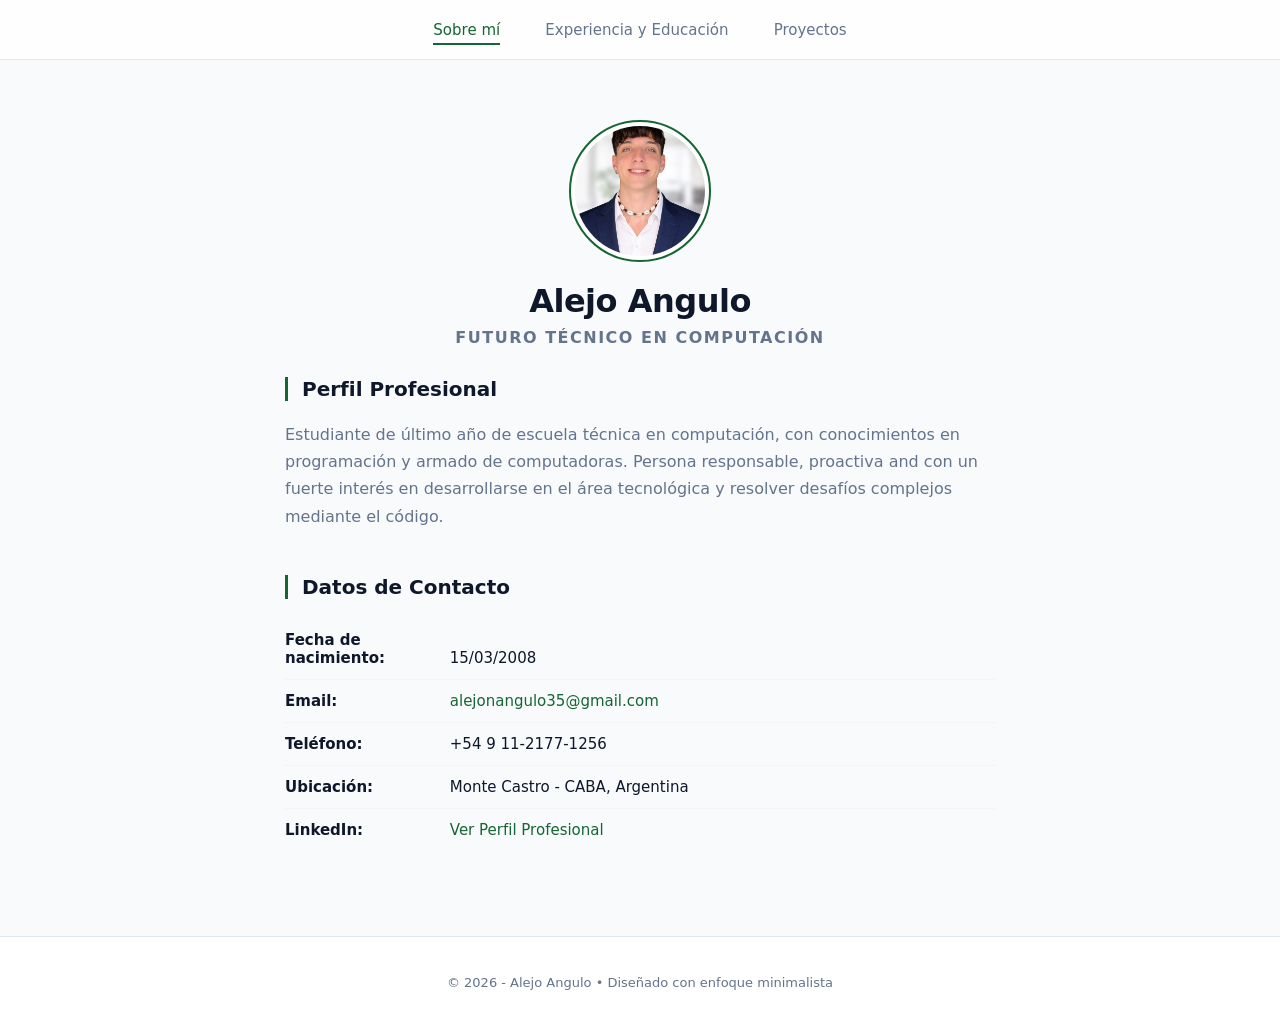
<file: index.html>
<!DOCTYPE html>
<html lang="es">
<head>
    <meta charset="UTF-8">
    <meta name="viewport" content="width=device-width, initial-scale=1.0">
    <title>Alejo Angulo | CV Profesional</title>
    <link rel="stylesheet" href="style.css">
</head>
<body>
    <nav class="navbar">
        <ul class="nav-links">
            <li><a href="index.html" class="active">Sobre mí</a></li>
            <li><a href="experiencia.html">Experiencia y Educación</a></li>
            <li><a href="proyectos.html">Proyectos</a></li>
        </ul>
    </nav>

    <header class="hero-header">
        <div class="avatar-container">
            <img src="image.jpg" alt="Foto de perfil de Alejo Angulo" class="profile-img">
        </div>
        <h1 class="header-title">Alejo Angulo</h1>
        <p class="header-subtitle">Futuro Técnico en Computación</p>
    </header>

    <main class="content-container">
        <section class="section-block">
            <h3 class="section-title">Perfil Profesional</h3>
            <p class="profile-text">
                Estudiante de último año de escuela técnica en computación, con conocimientos en programación y armado de computadoras. 
                Persona responsable, proactiva and con un fuerte interés en desarrollarse en el área tecnológica y resolver desafíos complejos mediante el código.
            </p>
        </section>

        <section class="section-block">
            <h3 class="section-title">Datos de Contacto</h3>
            <ul class="contact-list">
                <li><span class="label">Fecha de nacimiento:</span> 15/03/2008</li>
                <li><span class="label">Email:</span> <a href="mailto:alejonangulo35@gmail.com">alejonangulo35@gmail.com</a></li>
                <li><span class="label">Teléfono:</span> +54 9 11-2177-1256</li>
                <li><span class="label">Ubicación:</span> Monte Castro - CABA, Argentina</li>
                <li><span class="label">LinkedIn:</span> <a href="[PONÉ ACÁ EL LINK A TU PERFIL DE LINKEDIN]" target="_blank">Ver Perfil Profesional</a></li>
            </ul>
        </section>
    </main>

    <footer class="main-footer">
        <p>© 2026 - Alejo Angulo • Diseñado con enfoque minimalista</p>
    </footer>
</body>
</html>
</file>
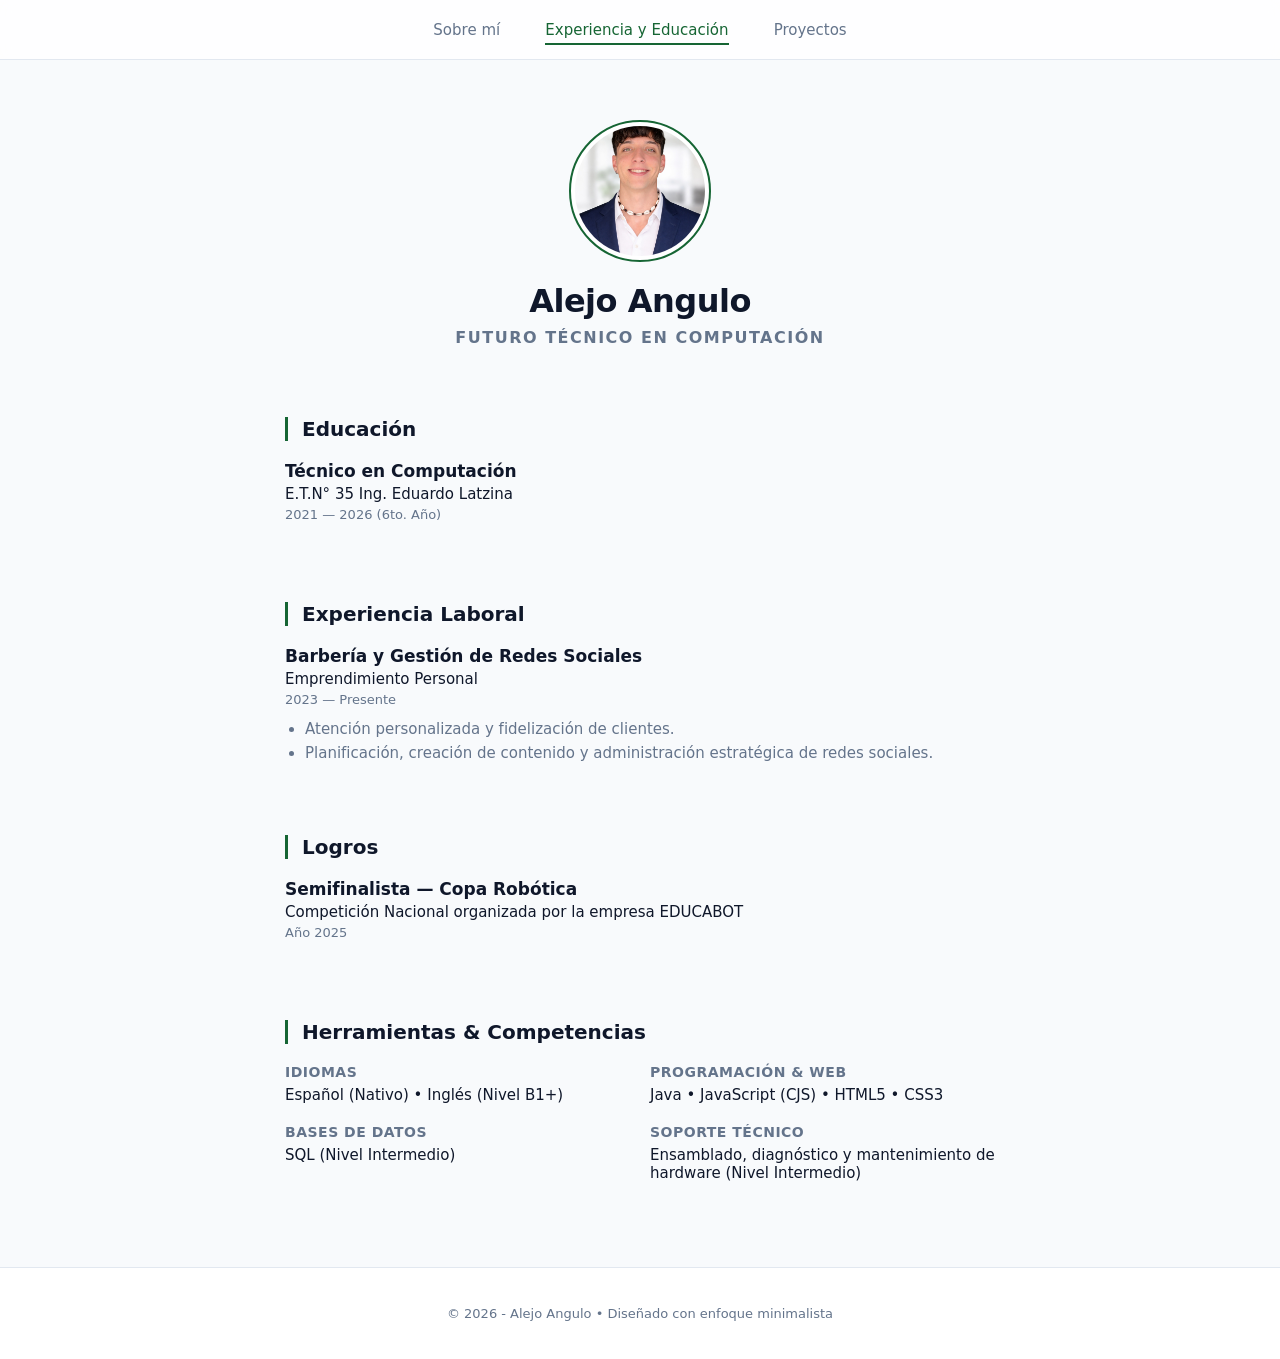
<file: experiencia.html>
<!DOCTYPE html>
<html lang="es">
<head>
    <meta charset="UTF-8">
    <meta name="viewport" content="width=device-width, initial-scale=1.0">
    <title>Trayectoria | Alejo Angulo</title>
    <link rel="stylesheet" href="style.css">
</head>
<body>
    <nav class="navbar">
        <ul class="nav-links">
            <li><a href="index.html">Sobre mí</a></li>
            <li><a href="experiencia.html" class="active">Experiencia y Educación</a></li>
            <li><a href="proyectos.html">Proyectos</a></li>
        </ul>
    </nav>

    <header class="hero-header">
        <div class="avatar-container">
            <img src="image.jpg" alt="Foto de perfil de Alejo Angulo" class="profile-img">
        </div>
        <h1 class="header-title">Alejo Angulo</h1>
        <p class="header-subtitle">Futuro Técnico en Computación</p>
    </header>

    <main class="content-container page-padding">
        <section class="section-block">
            <h3 class="section-title">Educación</h3>
            <div class="timeline-item">
                <h4 class="item-role">Técnico en Computación</h4>
                <p class="item-place">E.T.N° 35 Ing. Eduardo Latzina</p>
                <p class="item-date">2021 — 2026 (6to. Año)</p>
            </div>
        </section>

        <section class="section-block">
            <h3 class="section-title">Experiencia Laboral</h3>
            <div class="timeline-item">
                <h4 class="item-role">Barbería y Gestión de Redes Sociales</h4>
                <p class="item-place">Emprendimiento Personal</p>
                <p class="item-date">2023 — Presente</p>
                <ul class="item-desc">
                    <li>Atención personalizada y fidelización de clientes.</li>
                    <li>Planificación, creación de contenido y administración estratégica de redes sociales.</li>
                </ul>
            </div>
        </section>

        <section class="section-block">
            <h3 class="section-title">Logros</h3>
            <div class="timeline-item">
                <h4 class="item-role">Semifinalista — Copa Robótica</h4>
                <p class="item-place">Competición Nacional organizada por la empresa EDUCABOT</p>
                <p class="item-date">Año 2025</p>
            </div>
        </section>

        <section class="section-block">
            <h3 class="section-title">Herramientas & Competencias</h3>
            <div class="skills-grid">
                <div class="skill-category">
                    <h4>Idiomas</h4>
                    <p>Español (Nativo) • Inglés (Nivel B1+)</p>
                </div>
                <div class="skill-category">
                    <h4>Programación & Web</h4>
                    <p>Java • JavaScript (CJS) • HTML5 • CSS3</p>
                </div>
                <div class="skill-category">
                    <h4>Bases de Datos</h4>
                    <p>SQL (Nivel Intermedio)</p>
                </div>
                <div class="skill-category">
                    <h4>Soporte Técnico</h4>
                    <p>Ensamblado, diagnóstico y mantenimiento de hardware (Nivel Intermedio)</p>
                </div>
            </div>
        </section>
    </main>

    <footer class="main-footer">
        <p>© 2026 - Alejo Angulo • Diseñado con enfoque minimalista</p>
    </footer>
</body>
</html>
</file>
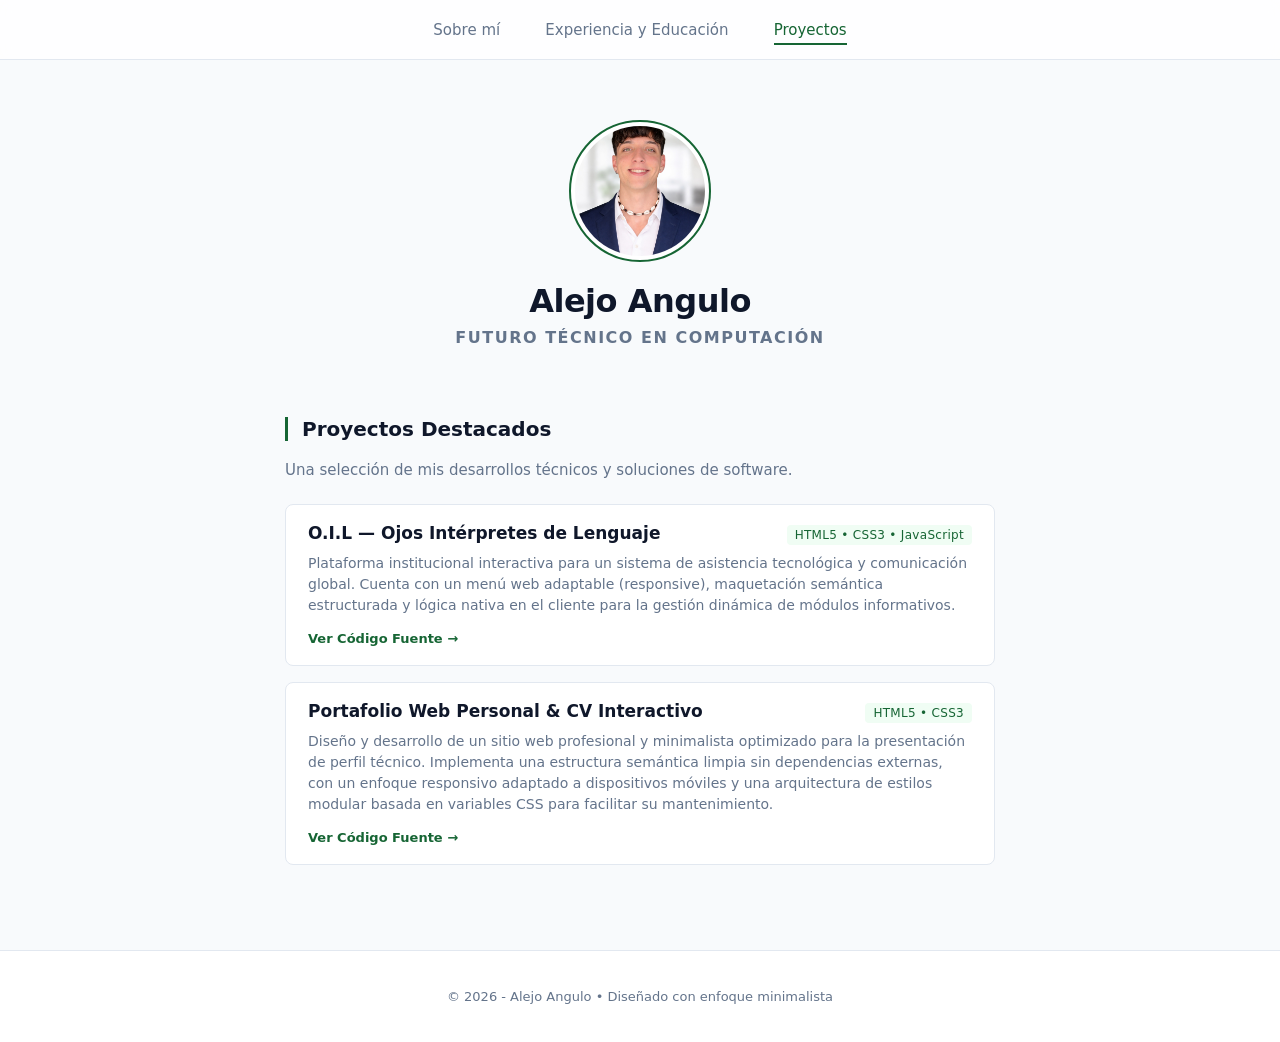
<file: proyectos.html>
<!DOCTYPE html>
<html lang="es">
<head>
    <meta charset="UTF-8">
    <meta name="viewport" content="width=device-width, initial-scale=1.0">
    <title>Portafolio | Alejo Angulo</title>
    <link rel="stylesheet" href="style.css">
</head>
<body>
    <nav class="navbar">
        <ul class="nav-links">
            <li><a href="index.html">Sobre mí</a></li>
            <li><a href="experiencia.html">Experiencia y Educación</a></li>
            <li><a href="proyectos.html" class="active">Proyectos</a></li>
        </ul>
    </nav>

    <header class="hero-header">
        <div class="avatar-container">
            <img src="image.jpg" alt="Foto de perfil de Alejo Angulo" class="profile-img">
        </div>
        <h1 class="header-title">Alejo Angulo</h1>
        <p class="header-subtitle">Futuro Técnico en Computación</p>
    </header>

    <main class="content-container page-padding">
        <section class="section-block">
            <h3 class="section-title">Proyectos Destacados</h3>
            <p class="section-intro">Una selección de mis desarrollos técnicos y soluciones de software.</p>
            
            <div class="projects-list">
                
                <div class="project-card">
                    <div class="project-info">
                        <div class="project-header-meta">
                            <h4 class="project-name">O.I.L — Ojos Intérpretes de Lenguaje</h4>
                            <span class="project-tech-badge">HTML5 • CSS3 • JavaScript</span>
                        </div>
                        <p class="project-text">
                            Plataforma institucional interactiva para un sistema de asistencia tecnológica y comunicación global. 
                            Cuenta con un menú web adaptable (responsive), maquetación semántica estructurada y lógica nativa en el cliente para la gestión dinámica de módulos informativos.
                        </p>
                        <a href="https://github.com/AlejoAngulo35/OIL/tree/main" class="btn-minimal" target="_blank">Ver Código Fuente →</a>
                    </div>
                </div>

                <div class="project-card">
                    <div class="project-info">
                        <div class="project-header-meta">
                            <h4 class="project-name">Portafolio Web Personal & CV Interactivo</h4>
                            <span class="project-tech-badge">HTML5 • CSS3</span>
                        </div>
                        <p class="project-text">
                            Diseño y desarrollo de un sitio web profesional y minimalista optimizado para la presentación de perfil técnico. 
                            Implementa una estructura semántica limpia sin dependencias externas, con un enfoque responsivo adaptado a dispositivos móviles y una arquitectura de estilos modular basada en variables CSS para facilitar su mantenimiento.
                        </p>
                        <a href="https://github.com/AlejoAngulo35/CV-WEB" class="btn-minimal" target="_blank">Ver Código Fuente →</a>
                    </div>
                </div>

            </div>
        </section>
    </main>

    <footer class="main-footer">
        <p>© 2026 - Alejo Angulo • Diseñado con enfoque minimalista</p>
    </footer>
</body>
</html>
</file>
<file: style.css>
/* ==========================================
   CONFIGURACIÓN GENERAL & VARIABLES
   ========================================== */
:root {
    --bg-color: #f8fafc;
    --container-bg: #ffffff;
    --text-main: #0f172a;       /* Azul Marino Carbón */
    --text-muted: #64748b;
    --accent: #166534;         /* Verde Bosque Elegante */
    --accent-light: #22c55e;   /* Toque Verde Juvenil */
    --accent-hover: #14532d;   /* Verde Bosque Oscuro */
    --border-color: #e2e8f0;
    --radius: 12px;
    --transition: all 0.3s cubic-bezier(0.4, 0, 0.2, 1);
}

body {
    font-family: system-ui, -apple-system, BlinkMacSystemFont, "Segoe UI", Roboto, Arial, sans-serif;
    margin: 0;
    padding: 0;
    background-color: var(--bg-color);
    color: var(--text-main);
    display: flex;
    flex-direction: column;
    min-height: 100vh;
    -webkit-font-smoothing: antialiased;
}

/* ==========================================
   NAVEGACIÓN (ESTILO MINIMALISTA)
   ========================================== */
.navbar {
    background-color: rgba(255, 255, 255, 0.8);
    backdrop-filter: blur(8px);
    border-bottom: 1px solid var(--border-color);
    padding: 20px 0;
    position: sticky;
    top: 0;
    z-index: 100;
}

.nav-links {
    list-style: none;
    margin: 0;
    padding: 0;
    text-align: center;
}

.nav-links li {
    display: inline-block;
    margin: 0 20px;
}

.nav-links a {
    color: var(--text-muted);
    text-decoration: none;
    font-weight: 500;
    font-size: 15px;
    transition: var(--transition);
    padding-bottom: 4px;
}

.nav-links a:hover, .nav-links a.active {
    color: var(--accent);
    border-bottom: 2px solid var(--accent);
}

/* ==========================================
   HEADER / HERO SECTION
   ========================================== */
.hero-header {
    text-align: center;
    padding: 60px 20px 30px 20px;
}

.avatar-container {
    width: 130px;
    height: 130px;
    margin: 0 auto 20px auto;
    border-radius: 50%;
    padding: 4px;
    border: 2px solid var(--accent);
    background: var(--container-bg);
}

.profile-img {
    width: 100%;
    height: 100%;
    border-radius: 50%;
    object-fit: cover;
}

.header-title {
    font-size: 32px;
    font-weight: 700;
    margin: 0 0 8px 0;
    letter-spacing: -0.5px;
    color: var(--text-main);
}

.header-subtitle {
    font-size: 16px;
    color: var(--text-muted);
    text-transform: uppercase;
    letter-spacing: 1.5px;
    margin: 0;
    font-weight: 600;
}

/* ==========================================
   CONTENEDORES & ESTRUCTURA
   ========================================== */
.content-container {
    max-width: 750px;
    width: 100%;
    margin: 0 auto 40px auto;
    padding: 0 20px;
    box-sizing: border-box;
    flex: 1;
}

.page-padding {
    padding-top: 40px;
}

.section-block {
    margin-bottom: 45px;
}

.section-title {
    font-size: 20px;
    font-weight: 600;
    color: var(--text-main);
    border-left: 3px solid var(--accent);
    padding-left: 14px;
    margin: 0 0 20px 0;
}

.profile-text {
    font-size: 16px;
    line-height: 1.7;
    color: var(--text-muted);
    margin: 0;
}

/* ==========================================
   LISTAS Y DATOS DE CONTACTO
   ========================================== */
.contact-list {
    list-style: none;
    padding: 0;
    margin: 0;
}

.contact-list li {
    padding: 12px 0;
    border-bottom: 1px solid #f1f5f9;
    font-size: 15px;
}

.contact-list li:last-child {
    border-bottom: none;
}

.contact-list .label {
    font-weight: 600;
    color: var(--text-main);
    display: inline-block;
    width: 160px;
}

.contact-list a {
    color: var(--accent);
    text-decoration: none;
    transition: var(--transition);
    font-weight: 500;
}

.contact-list a:hover {
    color: var(--accent-hover);
    text-decoration: underline;
}

/* ==========================================
   TIMELINE (EDUCACIÓN Y EXPERIENCIA)
   ========================================== */
.timeline-item {
    padding: 0 0 25px 0;
    margin-bottom: 15px;
}

.item-role {
    font-size: 17px;
    font-weight: 600;
    margin: 0 0 4px 0;
    color: var(--text-main);
}

.item-place {
    font-size: 15px;
    color: var(--text-main);
    margin: 0 0 4px 0;
}

.item-date {
    font-size: 13px;
    color: var(--text-muted);
    font-weight: 500;
    margin: 0 0 10px 0;
}

.item-desc {
    padding-left: 20px;
    margin: 0;
    color: var(--text-muted);
    font-size: 15px;
    line-height: 1.6;
}

/* Habilidades */
.skills-grid {
    display: grid;
    grid-template-columns: 1fr 1fr;
    gap: 20px;
}

.skill-category h4 {
    font-size: 14px;
    text-transform: uppercase;
    letter-spacing: 0.5px;
    color: var(--text-muted);
    margin: 0 0 6px 0;
}

.skill-category p {
    font-size: 15px;
    margin: 0;
    font-weight: 500;
}

/* ==========================================
   TARJETAS DE PROYECTOS (ESTILO RECTANGULAR ANGOSTO)
   ========================================== */
.section-intro {
    color: var(--text-muted);
    margin: 0 0 25px 0;
    font-size: 15px;
}

.projects-list {
    display: flex;
    flex-direction: column;
    gap: 16px;
}

.project-card {
    background: var(--container-bg);
    border: 1px solid var(--border-color);
    border-radius: 8px;
    overflow: hidden;
    transition: var(--transition);
}

.project-card:hover {
    transform: translateY(-2px);
    box-shadow: 0 8px 16px -6px rgba(22, 101, 52, 0.12);
    border-color: var(--accent);
}

.project-info {
    padding: 18px 22px;
}

.project-header-meta {
    display: flex;
    justify-content: space-between;
    align-items: baseline;
    margin-bottom: 8px;
    gap: 10px;
    flex-wrap: wrap;
}

.project-name {
    font-size: 17px;
    font-weight: 600;
    margin: 0;
    color: var(--text-main);
}

.project-tech-badge {
    font-size: 12px;
    font-weight: 500;
    color: var(--accent);
    background-color: #f0fdf4;
    padding: 3px 8px;
    border-radius: 4px;
    letter-spacing: 0.3px;
}

.project-text {
    font-size: 14px;
    color: var(--text-muted);
    line-height: 1.5;
    margin: 0 0 12px 0;
}

.btn-minimal {
    font-size: 13px;
    font-weight: 600;
    color: var(--accent);
    text-decoration: none;
    transition: var(--transition);
    display: inline-block;
}

.btn-minimal:hover {
    color: var(--accent-light);
    transform: translateX(4px);
}

/* ==========================================
   FOOTER
   ========================================== */
.main-footer {
    border-top: 1px solid var(--border-color);
    background-color: var(--container-bg);
    text-align: center;
    padding: 25px;
    margin-top: auto;
    font-size: 13px;
    color: var(--text-muted);
}

/* ==========================================
   DISEÑO RESPONSIVO (MÓVILES Y TABLETS)
   ========================================== */
@media (max-width: 768px) {
    .nav-links {
        display: flex;
        flex-direction: column;
        gap: 15px;
        padding: 10px 0;
    }
    
    .nav-links li {
        margin: 0;
    }

    .hero-header {
        padding: 30px 15px 20px 15px;
    }
    
    .avatar-container {
        width: 110px;
        height: 110px;
    }
    
    .header-title {
        font-size: 26px;
    }
    
    .header-subtitle {
        font-size: 14px;
    }

    .content-container {
        padding: 0 15px;
    }

    .skills-grid { 
        grid-template-columns: 1fr; 
    }

    .contact-list .label { 
        display: block; 
        margin-bottom: 6px; 
    }

    .project-info {
        padding: 15px; 
    }

    .project-header-meta {
        flex-direction: column;
        align-items: flex-start;
        gap: 8px;
    }
}
</file>
